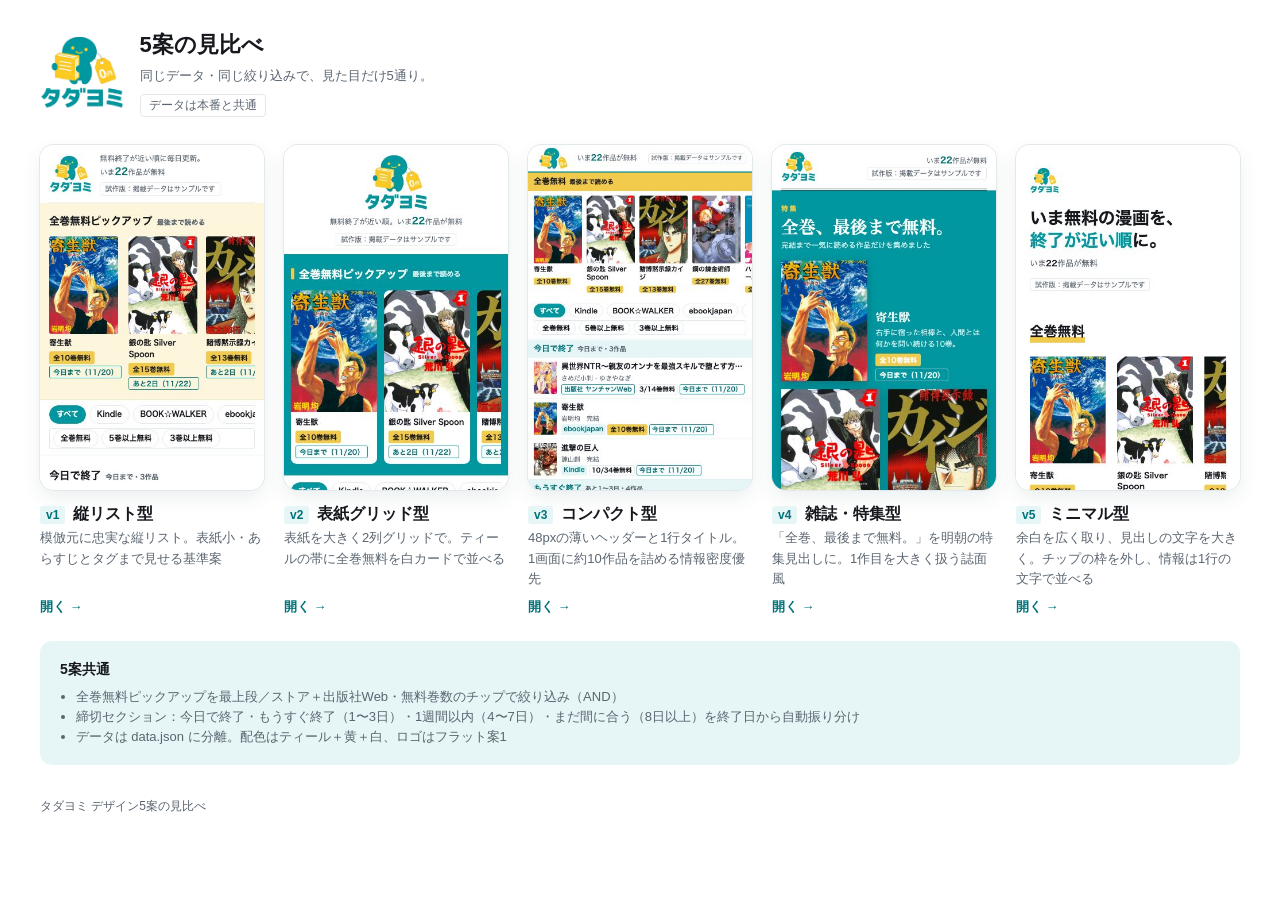
<file: board.html>
<!doctype html>
<html lang="ja">
<head>
<meta charset="utf-8">
<meta name="viewport" content="width=device-width,initial-scale=1">
<title>タダヨミ 試作｜5案の見比べ</title>
<meta name="description" content="無料漫画まとめ「タダヨミ」試作版。タッチの異なる5案を見比べるボード。">
<meta property="og:type" content="website">
<meta property="og:title" content="タダヨミ 試作｜5案の見比べ">
<meta property="og:description" content="電子書店と出版社Webの無料漫画を、終了が近い順に。デザイン5案を並べて比べる。">
<meta property="og:url" content="https://yukitchy.github.io/tadayomi/board.html">
<meta property="og:image" content="https://yukitchy.github.io/tadayomi/og5.png">
<meta name="twitter:card" content="summary_large_image">
<link rel="icon" href="favicon.ico?v=3" sizes="any"><link rel="icon" href="favicon-chara3.png" type="image/png">
<link rel="apple-touch-icon" href="assets/apple-touch-icon-chara4.png">
<link rel="stylesheet" href="common.css">
<style>
body{background:#fff}
.wrap{max-width:1240px;margin:0 auto;padding:0 20px}
header{display:flex;align-items:center;gap:16px;padding:28px 0 20px}
header img{height:72px;width:auto}
h1{font-size:22px;font-weight:800;white-space:nowrap}
.lead{font-size:13px;color:var(--sub);margin:4px 0 6px}
.grid{list-style:none;display:grid;grid-template-columns:repeat(auto-fill,minmax(220px,1fr));gap:24px 20px;padding:8px 0 24px}
.v,.v a{display:flex;flex-direction:column;height:100%}.v a{text-decoration:none}
.v .sh{border-radius:14px;overflow:hidden;background:#fff;box-shadow:0 0 0 1px var(--line),0 8px 20px rgba(0,60,64,.08);aspect-ratio:390/600}
.v .sh img{width:100%;height:auto}
.v a:hover .sh{box-shadow:0 0 0 2px var(--teal),0 8px 20px rgba(0,60,64,.12)}
.v h2{font-size:16px;font-weight:800;margin-top:12px;display:flex;align-items:baseline;gap:8px}
.v h2 span{font-size:12px;font-weight:800;color:var(--teal-d);background:var(--teal-l);border-radius:3px;padding:0 6px}
.v p{font-size:13px;color:var(--sub);margin-top:2px}
.v .go{margin-top:auto;padding-top:8px;font-size:13px;font-weight:700;color:var(--teal-d)}
.spec{background:var(--teal-l);border-radius:12px;padding:18px 20px;margin-bottom:24px;font-size:13px;color:var(--sub)}
.spec h3{font-size:14px;color:var(--ink);margin-bottom:6px}
.spec ul{padding-left:1.2em}
footer{padding:8px 0 48px;font-size:12px;color:var(--sub)}
</style>
</head>
<body>
<div class="wrap">
<header><img src="assets/logo.png" alt="タダヨミ" width="83" height="72"><div><h1>5案の見比べ</h1><p class="lead">同じデータ・同じ絞り込みで、見た目だけ5通り。</p><span class="note">データは本番と共通</span></div></header>
<ul class="grid">
<li class="v"><a href="v1.html"><div class="sh"><img src="shots/v1.jpg" alt="v1のスマホ表示" width="390" height="844"></div><h2><span>v1</span>縦リスト型</h2><p>模倣元に忠実な縦リスト。表紙小・あらすじとタグまで見せる基準案</p><span class="go">開く →</span></a></li>
<li class="v"><a href="v2.html"><div class="sh"><img src="shots/v2.jpg" alt="v2のスマホ表示" width="390" height="844"></div><h2><span>v2</span>表紙グリッド型</h2><p>表紙を大きく2列グリッドで。ティールの帯に全巻無料を白カードで並べる</p><span class="go">開く →</span></a></li>
<li class="v"><a href="v3.html"><div class="sh"><img src="shots/v3.jpg" alt="v3のスマホ表示" width="390" height="844"></div><h2><span>v3</span>コンパクト型</h2><p>48pxの薄いヘッダーと1行タイトル。1画面に約10作品を詰める情報密度優先</p><span class="go">開く →</span></a></li>
<li class="v"><a href="v4.html"><div class="sh"><img src="shots/v4.jpg" alt="v4のスマホ表示" width="390" height="844"></div><h2><span>v4</span>雑誌・特集型</h2><p>「全巻、最後まで無料。」を明朝の特集見出しに。1作目を大きく扱う誌面風</p><span class="go">開く →</span></a></li>
<li class="v"><a href="v5.html"><div class="sh"><img src="shots/v5.jpg" alt="v5のスマホ表示" width="390" height="844"></div><h2><span>v5</span>ミニマル型</h2><p>余白を広く取り、見出しの文字を大きく。チップの枠を外し、情報は1行の文字で並べる</p><span class="go">開く →</span></a></li>
</ul>
<div class="spec"><h3>5案共通</h3><ul>
<li>全巻無料ピックアップを最上段／ストア＋出版社Web・無料巻数のチップで絞り込み（AND）</li>
<li>締切セクション：今日で終了・もうすぐ終了（1〜3日）・1週間以内（4〜7日）・まだ間に合う（8日以上）を終了日から自動振り分け</li>
<li>データは data.json に分離。配色はティール＋黄＋白、ロゴはフラット案1</li>
</ul></div>
<footer>タダヨミ デザイン5案の見比べ</footer>
</div>
</body>
</html>
</file>
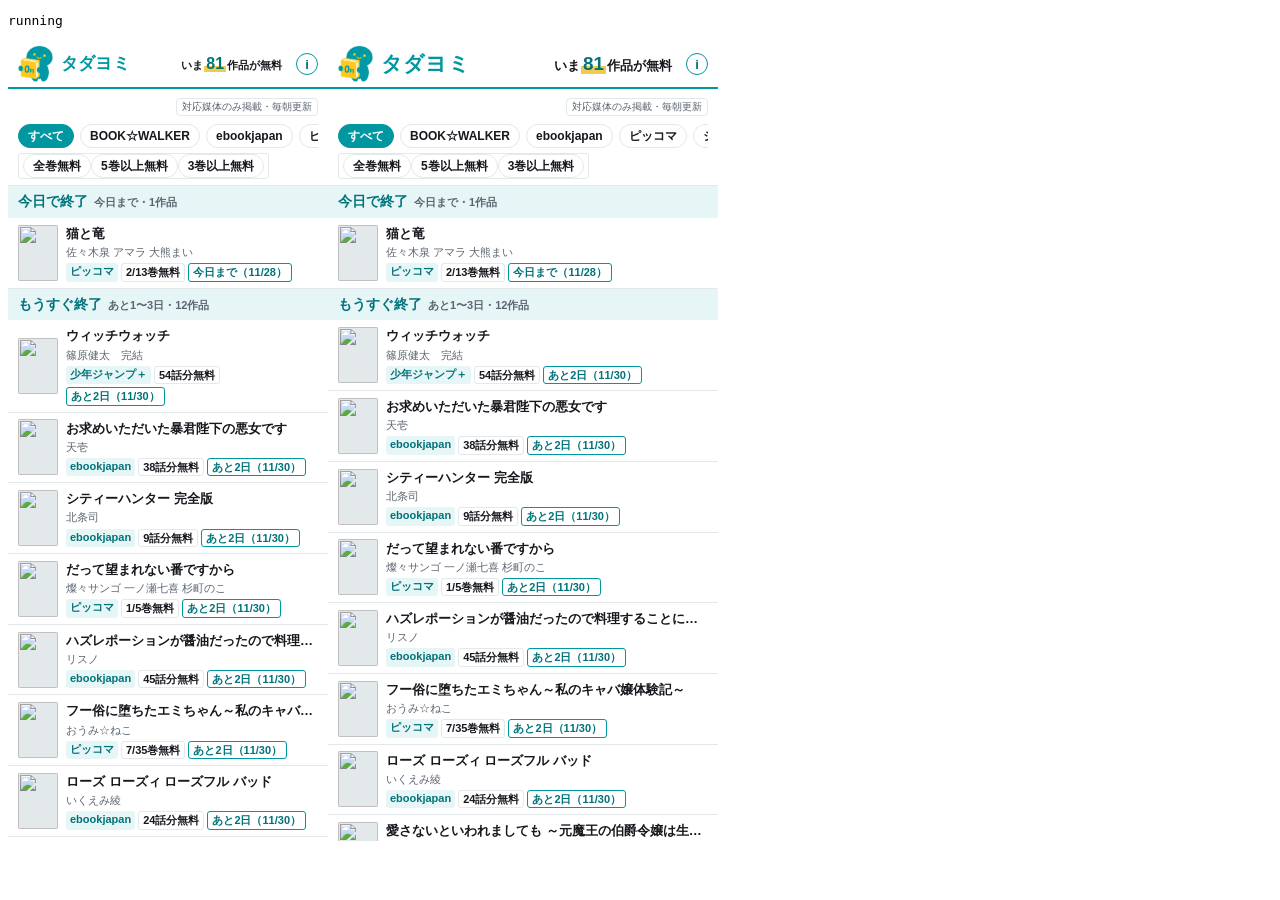
<file: selftest.html>
<!doctype html><meta charset="utf-8"><title>selftest</title><body><pre id="out">running</pre>
<script>
// 自己検査：index（=v3採用版）・v1〜v5 それぞれで 320/390幅のはみ出し・見出し1行・締切振り分け・絞り込みAND・ロゴ/OG/favicon を確認（基準日は data.json の updated）
const out=[],ok=(c,m)=>out.push((c?"PASS ":"FAIL ")+m);
const load=(v,w)=>new Promise(r=>{const f=document.createElement("iframe");f.style.cssText=`width:${w}px;height:800px;border:0`;f.src=`${v}.html?today=${TODAY}`;f.onload=()=>setTimeout(()=>r(f.contentWindow),1200);document.body.append(f)});
const click=(d,sel)=>d.querySelector(sel).click();
const n=d=>d.querySelectorAll("#sections .card").length;
let D,TODAY;
(async()=>{
 D=await (await fetch("data.json",{cache:"no-store"})).json();TODAY=D.updated;
 for(const v of ["index","v1","v2","v3","v4","v5"]){
  for(const w of [320,390]){
    const win=await load(v,w),d=win.document;
    const over=[...d.querySelectorAll("body *")].filter(e=>e.getBoundingClientRect().right>w+0.5&&!e.closest(".row,.strip")).map(e=>e.className||e.tagName).slice(0,3);
    ok(d.documentElement.scrollWidth<=w&&!over.length,`${v} ${w}px 横はみ出しなし (scrollWidth=${d.documentElement.scrollWidth}${over.length?" 犯人:"+over:""})`);
    const h=[...d.querySelectorAll("h2")].filter(x=>x.offsetParent);
    const bad=h.filter(x=>x.scrollWidth>x.clientWidth+1||x.getClientRects().length>1||(cs=>(x.clientHeight-parseFloat(cs.paddingTop)-parseFloat(cs.paddingBottom))/parseFloat(cs.lineHeight)>1.5)(getComputedStyle(x)));
    ok(!bad.length,`${v} ${w}px 見出し${h.length}本すべて1行${bad.length?" NG:"+bad.map(x=>x.textContent):""}`);
    ok(!/maru|rounded|丸/i.test([...d.querySelectorAll("*")].map(e=>getComputedStyle(e).fontFamily).join()),`${v} ${w}px 丸ゴシック不使用`);
    if(v==="index"||v==="v3"){const hd=d.querySelector("header"),h1=hd.querySelector("h1");ok(hd.offsetHeight<=50&&h1&&h1.textContent==="タダヨミ"&&h1.getClientRects().length===1&&d.querySelector(".lead").getBoundingClientRect().top<hd.getBoundingClientRect().bottom,`${v} ${w}px ヘッダー1行 ${hd.offsetHeight}px`);
      const ab=hd.querySelector(".about"),dl=d.getElementById("about"),r=ab&&ab.getBoundingClientRect();
      ok(ab&&r.right<=w&&r.top>=hd.getBoundingClientRect().top&&r.bottom<=hd.getBoundingClientRect().bottom&&ab.getClientRects().length===1,`${v} ${w}px「サイトについて」ボタンがヘッダー行内`);
      const t=[];ab.click();t.push(dl.open);dl.querySelector(".x").click();t.push(!dl.open);ab.click();dl.querySelector(".close").click();t.push(!dl.open);ab.click();dl.click();t.push(!dl.open);ab.click();dl.querySelector("li").click();t.push(dl.open);dl.close();
      ok(t.every(Boolean)&&dl.querySelectorAll("li").length===6,`${v} ${w}px モーダル 開く/×/閉じる/背景で閉じる/本文タップでは閉じない ${t}`);}
    if(w!==390)continue;
    // 期待値は data.json から計算（実データは毎日変わるので件数は決め打ちしない）
    const live=D.items.map(i=>({...i,days:Math.round((Date.parse(i.endDate)-Date.parse(TODAY))/864e5)})).filter(i=>i.days>=0);
    const cards=[...d.querySelectorAll("#sections .card")];
    ok(d.querySelector("#count").textContent===String(live.length)&&cards.length===live.length&&live.length>=10,`${v} いま${d.querySelector("#count").textContent}作品（data.json ${live.length}件・カード${cards.length}枚）`);
    const sec=id=>d.querySelectorAll(`#${id} .card`).length,rng={today:[0,0],soon:[1,3],week:[4,7],later:[8,1e9]};
    ok(Object.entries(rng).every(([id,[lo,hi]])=>sec(id)===live.filter(i=>i.days>=lo&&i.days<=hi).length),`${v} 締切セクション 今日${sec("today")}/もうすぐ${sec("soon")}/1週間${sec("week")}/まだ${sec("later")}`);
    ok(!D.sample&&D.updated===TODAY&&D.items.every(i=>/^https:\/\//.test(i.url))&&d.querySelectorAll("a.cardlink").length===cards.length,`${v} 実データ：sample=false・updated=${D.updated}・全${cards.length}枚が実URLへリンク`);
    ok(cards.every(c=>/(巻|話)[^<]{0,30}無料/.test(c.textContent)&&!/null|undefined/.test(c.textContent)),`${v} 全カードに無料範囲の表記（null/undefined なし）`);
    const nAll=live.filter(i=>i.allFree).length;
    ok(d.querySelectorAll("#pickList .pk").length===nAll&&d.querySelector("#pick").hidden===!nAll,`${v} 全巻無料ピックアップ ${nAll}件${nAll?"":"（今日は該当なし→非表示）"}`);
    const ww=D.items.find(i=>i.title==="ウィッチウォッチ");
    if(ww&&live.includes(live.find(i=>i.title==="ウィッチウォッチ"))){const c=cards.find(c=>/ウィッチウォッチ/.test(c.textContent));ok(c&&/54話分無料/.test(c.textContent)&&c.querySelector("a.cardlink").href===ww.url,`${v} 手動追加 ウィッチウォッチ 54話分無料・ジャンプ＋へのリンク`);}
    ok(!/試作版：掲載データはサンプルです/.test(d.body.textContent)&&/対応媒体のみ掲載/.test(d.body.textContent)&&D.sources.every(s=>d.querySelector("#srcList").textContent.includes(s)),`${v} 表記：試作サンプル表記なし・対応媒体と未対応媒体を明記`);
    const logo=d.querySelector("header img");ok(logo&&logo.complete&&logo.naturalWidth>0&&/assets\/(logo|mark2?)\.png/.test(logo.src),`${v} ヘッダーロゴ画像 ${logo&&logo.src.split("/").pop()}`);
    ok([...d.querySelectorAll("link[rel=icon]")].some(l=>l.href.endsWith("favicon-chara3.png"))&&[...d.querySelectorAll("link[rel=icon]")].some(l=>/favicon\.ico/.test(l.href))&&d.querySelector('link[rel=apple-touch-icon]').href.endsWith("apple-touch-icon-chara4.png")&&d.querySelector('meta[property="og:image"]').content.endsWith("/og5.png")&&d.querySelector('meta[property="og:url"]').content.endsWith(v==="index"?"/tadayomi/":`/${v}.html`),`${v} favicon/apple-touch-icon/og:image/og:url`);
    const all=n(d);
    const pubN=live.filter(i=>i.category==="publisher").length;
    if(pubN){click(d,'[data-store="@publisher"]');ok(n(d)===pubN,`${v} 出版社Web → ${n(d)}件`);
      click(d,'[data-vol="3"]');const e=live.filter(i=>i.category==="publisher"&&i.freeVolumes>=3).length;ok(n(d)===e,`${v} 出版社Web AND 3巻以上 → ${n(d)}件（期待${e}）`);
      click(d,'[data-vol="3"]');ok(n(d)===pubN,`${v} 3巻以上を再クリックで解除 → ${n(d)}件`);}
    const st=D.sources.find(s=>s!=="少年ジャンプ＋");click(d,`[data-store="${st}"]`);click(d,'[data-vol="all"]');
    const e2=live.filter(i=>i.store===st&&i.allFree).length;ok(n(d)===e2&&(e2||d.querySelector("#empty").style.display==="block"),`${v} ${st} AND 全巻無料 → ${n(d)}件`);
    ok(!d.querySelector('[data-store="Kindle"]')||live.some(i=>i.store==="Kindle"),`${v} 掲載0件のストアのチップは出さない`);
    click(d,'[data-store=""]');click(d,'[data-vol="all"]');ok(n(d)===all,`${v} すべて・解除で元の${all}件に戻る`);
  }
  document.querySelectorAll("iframe").forEach(f=>f.remove());
 }
 const b=new DOMParser().parseFromString(await (await fetch("board.html")).text(),"text/html");
 ok(["v1","v2","v3","v4","v5"].every(v=>b.querySelector(`a[href="${v}.html"]`)),"board.html から v1〜v5 へのリンク");
 document.getElementById("out").textContent=out.join("\n");
 document.title="done";
})();
</script>
</file>
<file: common.css>
/* 全案共通：パレット（ティール＋黄＋白）・リセット・チップ・バッジ */
:root{--teal:#0097a0;--teal-d:#00737a;--teal-l:#e6f5f6;--yel:#f2cb4d;--yel-l:#fdf6dc;--ink:#16181d;--sub:#5b6570;--line:#e3e8ea;--bg:#fff}
*{box-sizing:border-box;margin:0;padding:0}
body{font-family:"Hiragino Kaku Gothic ProN","Hiragino Sans","Noto Sans JP","Yu Gothic",sans-serif;color:var(--ink);background:var(--bg);line-height:1.55;-webkit-text-size-adjust:100%}
img{display:block}
a{color:inherit}
.nb{display:inline-block}
.note{display:inline-block;font-size:12px;color:var(--sub);border:1px solid var(--line);border-radius:4px;padding:1px 8px;background:#fff}
h2{white-space:nowrap;overflow:hidden;text-overflow:ellipsis}
.row{display:flex;gap:6px;overflow-x:auto;scrollbar-width:none}
.row::-webkit-scrollbar{display:none}
.chip{flex:0 0 auto;font:inherit;font-size:13px;font-weight:600;border:1px solid var(--line);background:#fff;color:var(--ink);border-radius:999px;padding:5px 12px;cursor:pointer;white-space:nowrap}
.chip[aria-pressed=true]{background:var(--teal);color:#fff;border-color:var(--teal)}
.row.vol .chip[aria-pressed=true]{background:var(--yel);color:var(--ink);border-color:var(--yel)}
.chips{display:flex;flex-wrap:wrap;gap:4px}
.badge,.vol,.left,.done{font-size:12px;font-weight:700;border-radius:3px;padding:1px 6px;white-space:nowrap;line-height:1.5}
.badge{background:var(--teal-l);color:var(--teal-d)}
.badge.pub{background:#fff;color:var(--teal-d);border:1px solid var(--teal)}
.badge.pub::before{content:"出版社 ";font-weight:600}
.via{font-size:12px;font-weight:700;color:var(--ink);border:1px dashed var(--line);border-radius:3px;padding:1px 6px;white-space:nowrap;line-height:1.5}
.vol{background:#fff;border:1px solid var(--line);white-space:normal;overflow-wrap:anywhere;min-width:0;display:inline-block;max-width:100%;vertical-align:top}
.vol.all{background:var(--yel);border-color:var(--yel)}
.left{border:1px solid var(--line);color:var(--sub)}
.left.hot{border-color:var(--teal);color:var(--teal-d)}
.done{border:1px solid var(--ink)}
.tag{font-size:12px;color:var(--sub)}
.tag::before{content:"#"}
#empty{display:none;padding:40px 0;text-align:center;color:var(--sub);font-size:14px}
.card.linked{position:relative}.cardlink{position:absolute;inset:0;z-index:1}
</file>
